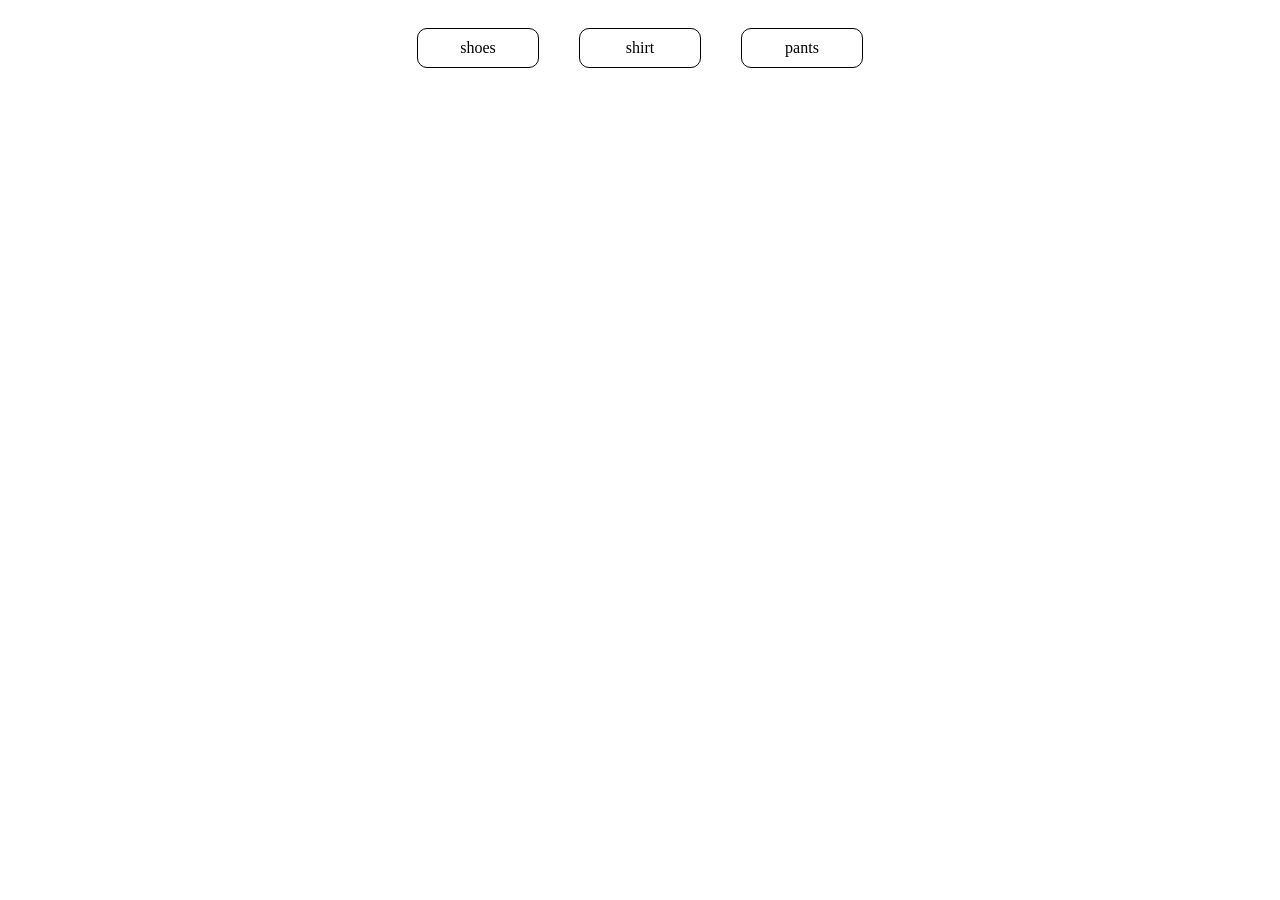
<file: week1/flexbox.html>
<html>
    <head>
        <link rel="stylesheet" href="flexbox.css" />
    </head>
    <body>
        <div class="wrap">
            <div class="item">shoes </div>
            <div class="item">shirt</div>
            <div class="item">pants</div>
        </div>
    </body>
</html>
</file>
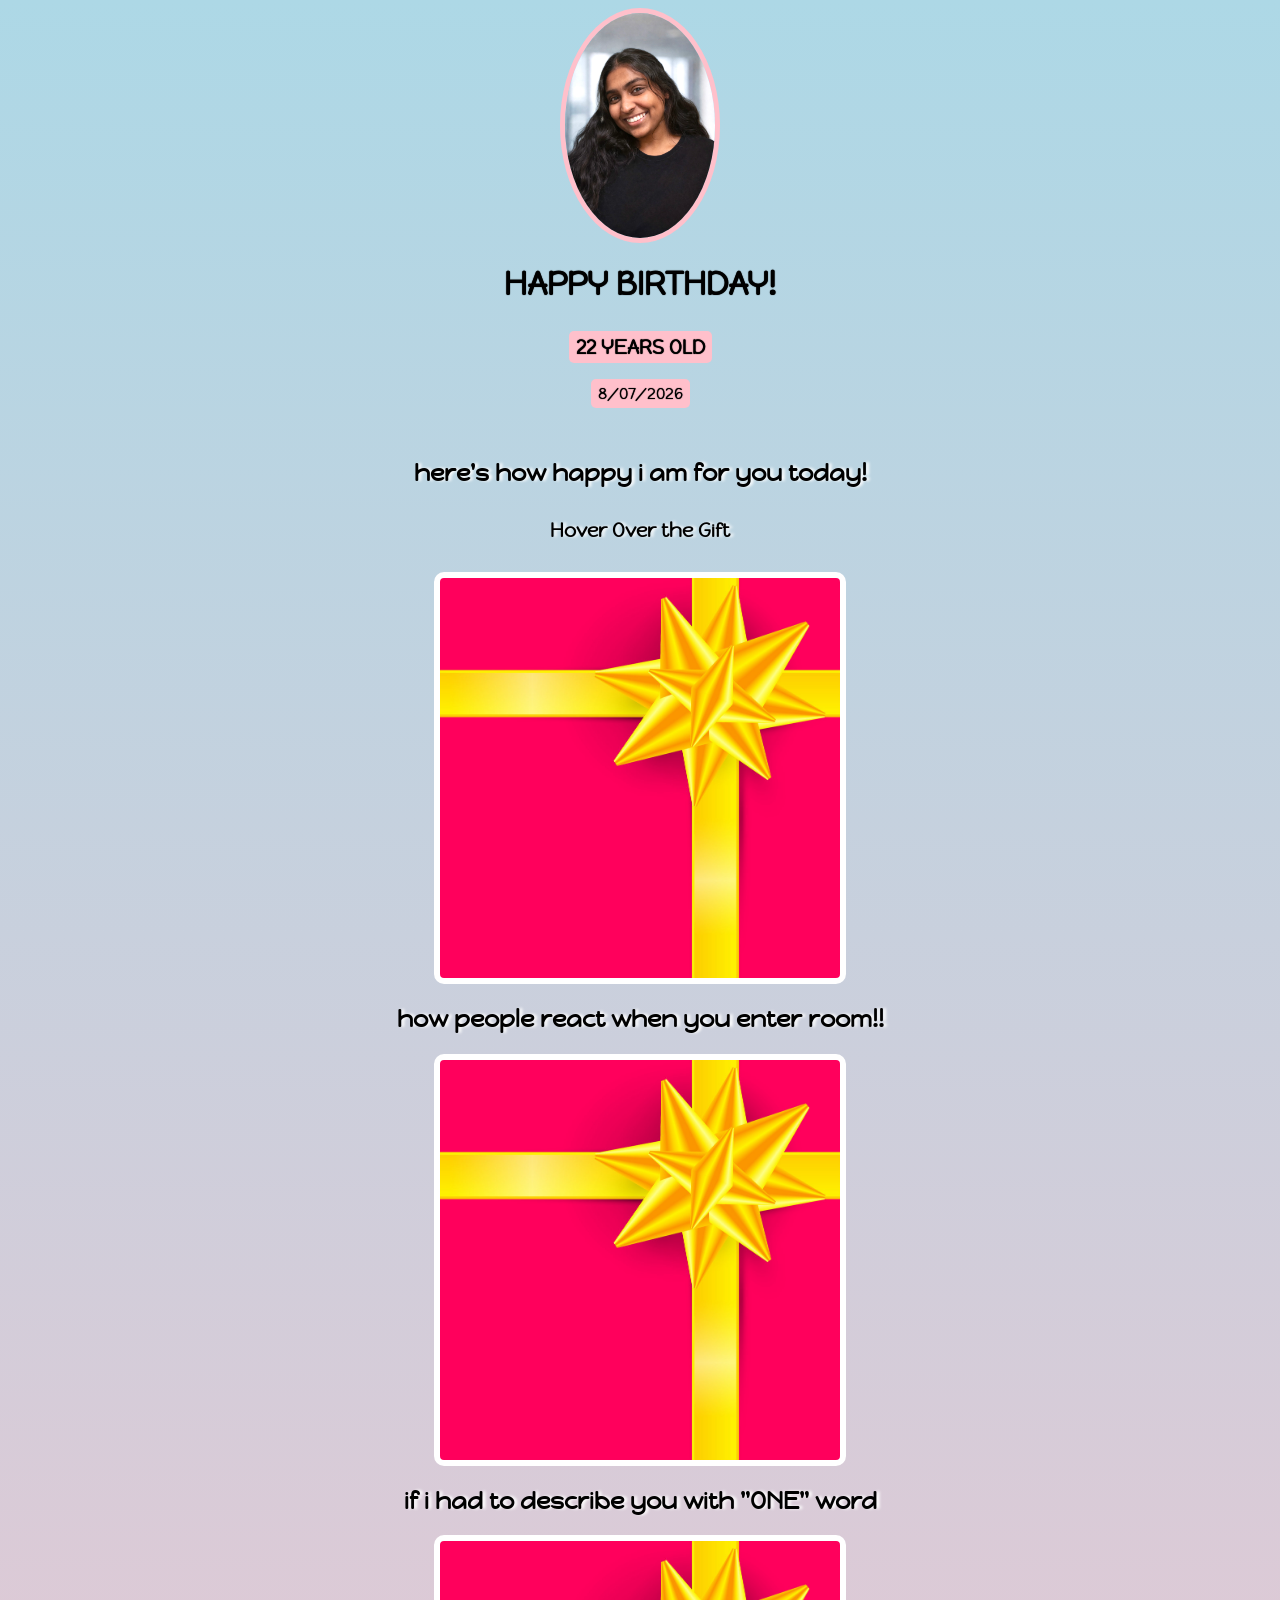
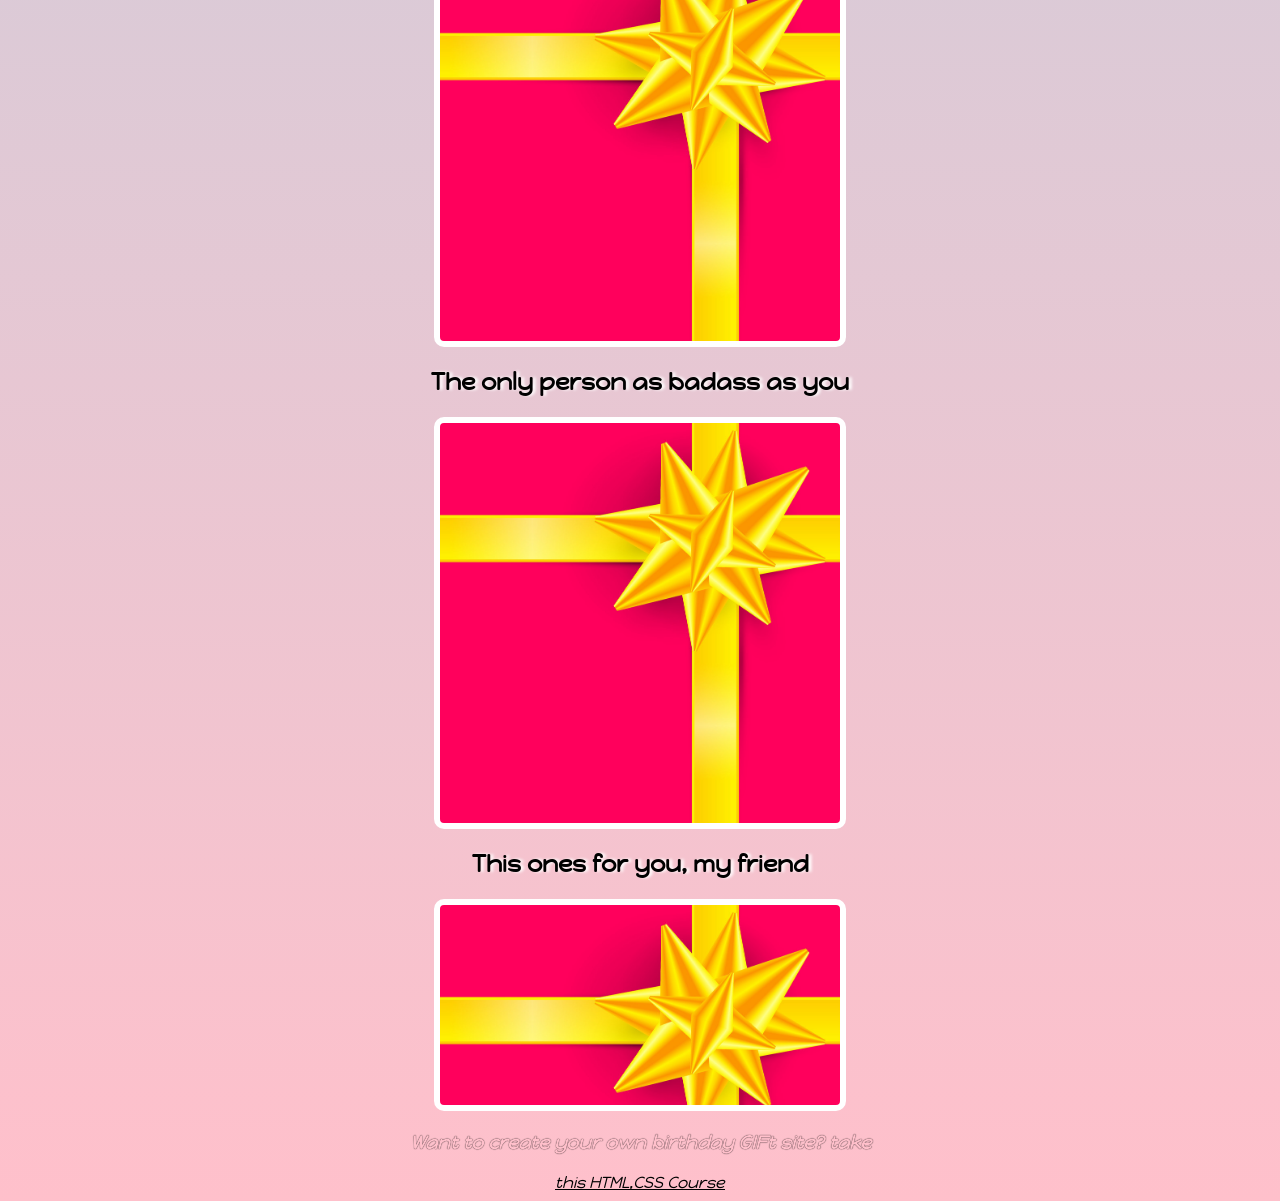
<file: week2/gifty.html>
<!DOCTYPE html>
<html>
    <head>
        <link rel="stylesheet" href="gifty.css"/>
        <link rel="preconnect" href="https://fonts.googleapis.com">
        <link rel="preconnect" href="https://fonts.gstatic.com" crossorigin>
        <link href="https://fonts.googleapis.com/css2?family=Happy+Monkey&family=Science+Gothic:wght@100..900&display=swap" rel="stylesheet">
    </head>
    <body>
        <div id="header">
            <img id="card" src="sunny.JPG" />
            <h1>  HAPPY BIRTHDAY! </h1>
            <h3 id="age"> 22 YEARS OLD </h3>
            <P id="date"> 8/07/2026 </P>
        </div>

        <div class="giftsection">
            <h2 class="gh2">
                here's how happy i am for you today!
            </h2>

            <h3 class="gh3">
                Hover Over the Gift
            </h3>
            <div class="gimg" id="gif1"></div>
         </div>
         <div class="giftsection">
            <h2 class="gh2"> how people react when you enter room!!</h2>
            <div class="gimg" id="gif2"></div>
         </div> 

          <div class="giftsection">
            <h2 class="gh2"> if i had to describe you with "ONE" word</h2>
            <div class="gimg" id="gif3"></div>
         </div> 

          <div class="giftsection">
            <h2 class="gh2"> The only person as badass as you</h2>
            <div class="gimg" id="gif4"></div>
         </div> 

          <div class="giftsection">
            <h2 class="gh2"> This ones for you, my friend</h2>
            <div class="gimg" id="gif5"></div>
         </div> 

         <div class="footer">
            <h3>   Want to create your own birthday GIFt site? take </h3>
            <a href="https://scrimba.com/learn-html-and-css-c0p" target="_blank">this HTML,CSS Course</a>
         </div>
        
    </body>
</html>
</file>
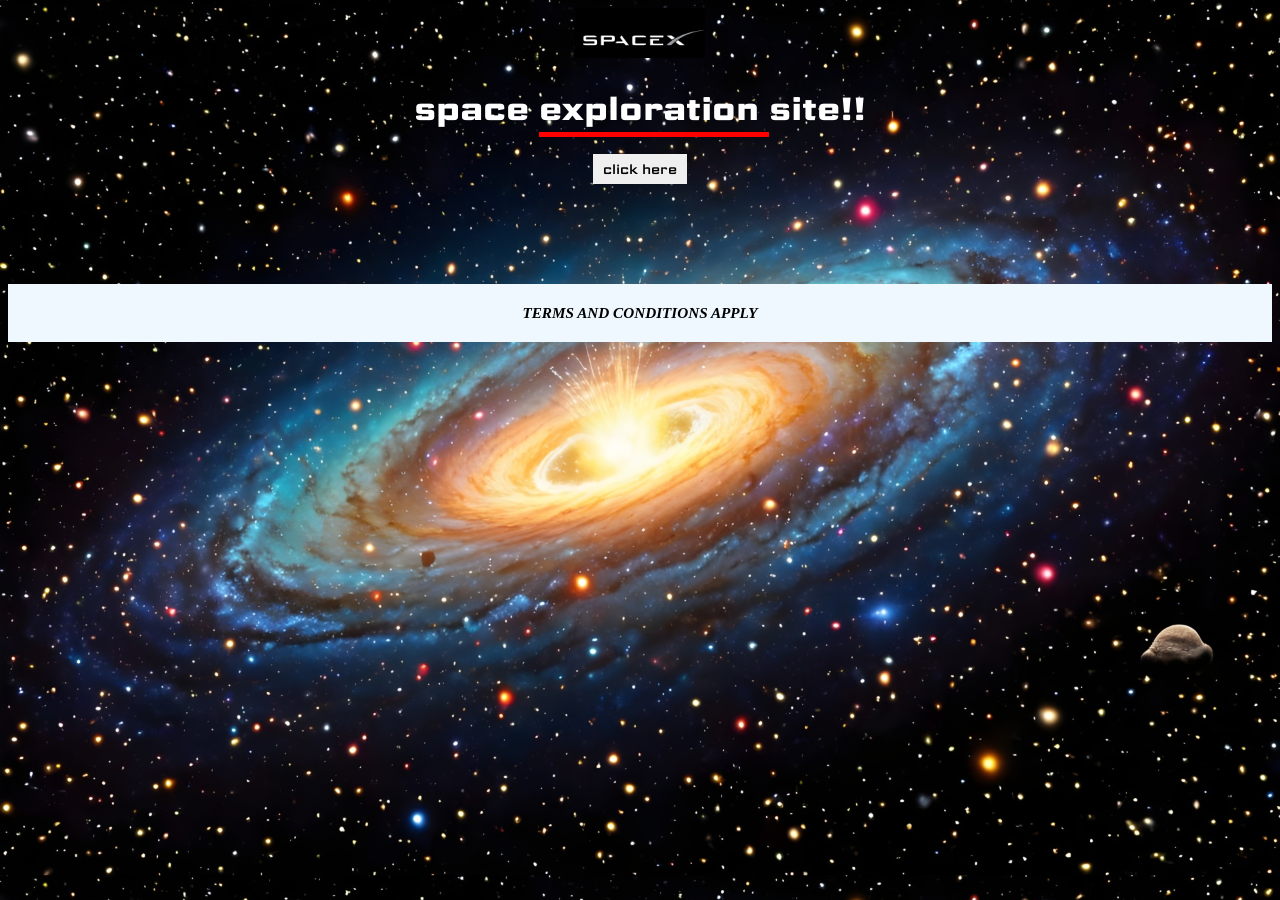
<file: week2/space-site.html>
<!DOCTYPE html>
<html>

<head>
    <link rel="preconnect" href="https://fonts.googleapis.com">
<link rel="preconnect" href="https://fonts.gstatic.com" crossorigin>
<link href="https://fonts.googleapis.com/css2?family=Science+Gothic:wght@100..900&display=swap" rel="stylesheet">
    <link rel="stylesheet" href="space-site.css"/>

</head>
<body>
    <div>

    

    <img id="jqk"   src="spaceX.png"/>
    <h1>
        space <span class="abc"> exploration  </span>    site!!
    </h1>
    <button class="btn">
        click here
    </button>
    </div>
        <div class="TMC">
            <h3> TERMS AND CONDITIONS APPLY

            </h3>
        </div>
</body>
    
</html>
</file>
<file: week1/flexbox.css>
.wrap{
    display: flex;
    justify-content: center;

}

.item{
    text-align: center;
    border: 1px solid black;
    border-radius: 10px;
    padding: 10px;
    margin-top: 20px;
    margin-bottom: 20px;
    margin-left: 20px;
    margin-right: 20px;
    width: 100px;
    
}
</file>
<file: week2/gifty.css>
body{
    
  font-family: "Happy Monkey", system-ui;
  font-weight: 400;
  font-style: normal;
  text-align: center;
  background: linear-gradient(lightblue, pink);
  color: black;
  
  

}

h1,h2,h3,p {

    text-shadow: 0px 0px 1px black ;

}


#card{
    width: 150px;
    border-radius: 50% ;
    border: 5px solid pink;
    
}


#header{

  display: flex;
  flex-direction: column;
  align-items: center;
  justify-content: center;

}

#age{
   background: pink;
   padding: 4px 7px;
   border-radius: 5px;
   margin-bottom: 0px;
   margin-top: 5px;
}

#date{
   background: pink;
   padding: 4px 7px;
   border-radius: 5px;
   margin-bottom: 30px;
   
}

.gimg{
    margin: 0 auto;
    width: 400px;
    height: 400px;
    border: 6px solid white;
    border-radius: 10px;
    background-image: url("gift-cover.jpg");
    background-size: cover;
}

#gif1:hover {
    background-image: url("happy.gif");
}

#gif2:hover {
    background-image: url("hot.gif");
}


#gif3:hover{
    background-image: url("genius.gif");
}

#gif4:hover{
    background-image: url("badass.gif");
}

#gif5{
    height: 200px;
}

#gif5:hover{
    
    background-image: url("cheers.gif");
}


.gh3{
    margin-top: 30px;
    margin-bottom: 30px;
    text-shadow: 3px 0px 3px white;
}



.gh2{
    text-shadow: 3px 0px 3px white;
}

.footer{
    margin-top: 10px auto;
    font-style: italic;

    color: pink;
}

a{
    color: black;
}
</file>
<file: week2/space-site.css>
body{
    background-image: url("galaxy.jpg");
    color: white;
    background-size: cover;
    text-align: center;
    
    font-family: "Science Gothic", sans-serif;
    font-optical-sizing: auto;
    font-weight: 60;
    font-style: normal;
    font-variation-settings:
        "slnt" 0,
        "wdth" 100,
        "CTRS" 0;
    
}

.btn{
    padding: 5px 10px;
    border: none;
    font-family: inherit;
} 

.abc{
    border-bottom: 5px solid red;
}

#jqk{
    width: 130px;
}

.TMC{
    margin-top: 100px;
    background-color: aliceblue;
    padding: 5px 10px;
    color: black;
    font-style: italic;
    font-size: small;
    font-family: 'Times New Roman', Times, serif ;
    
}
</file>
